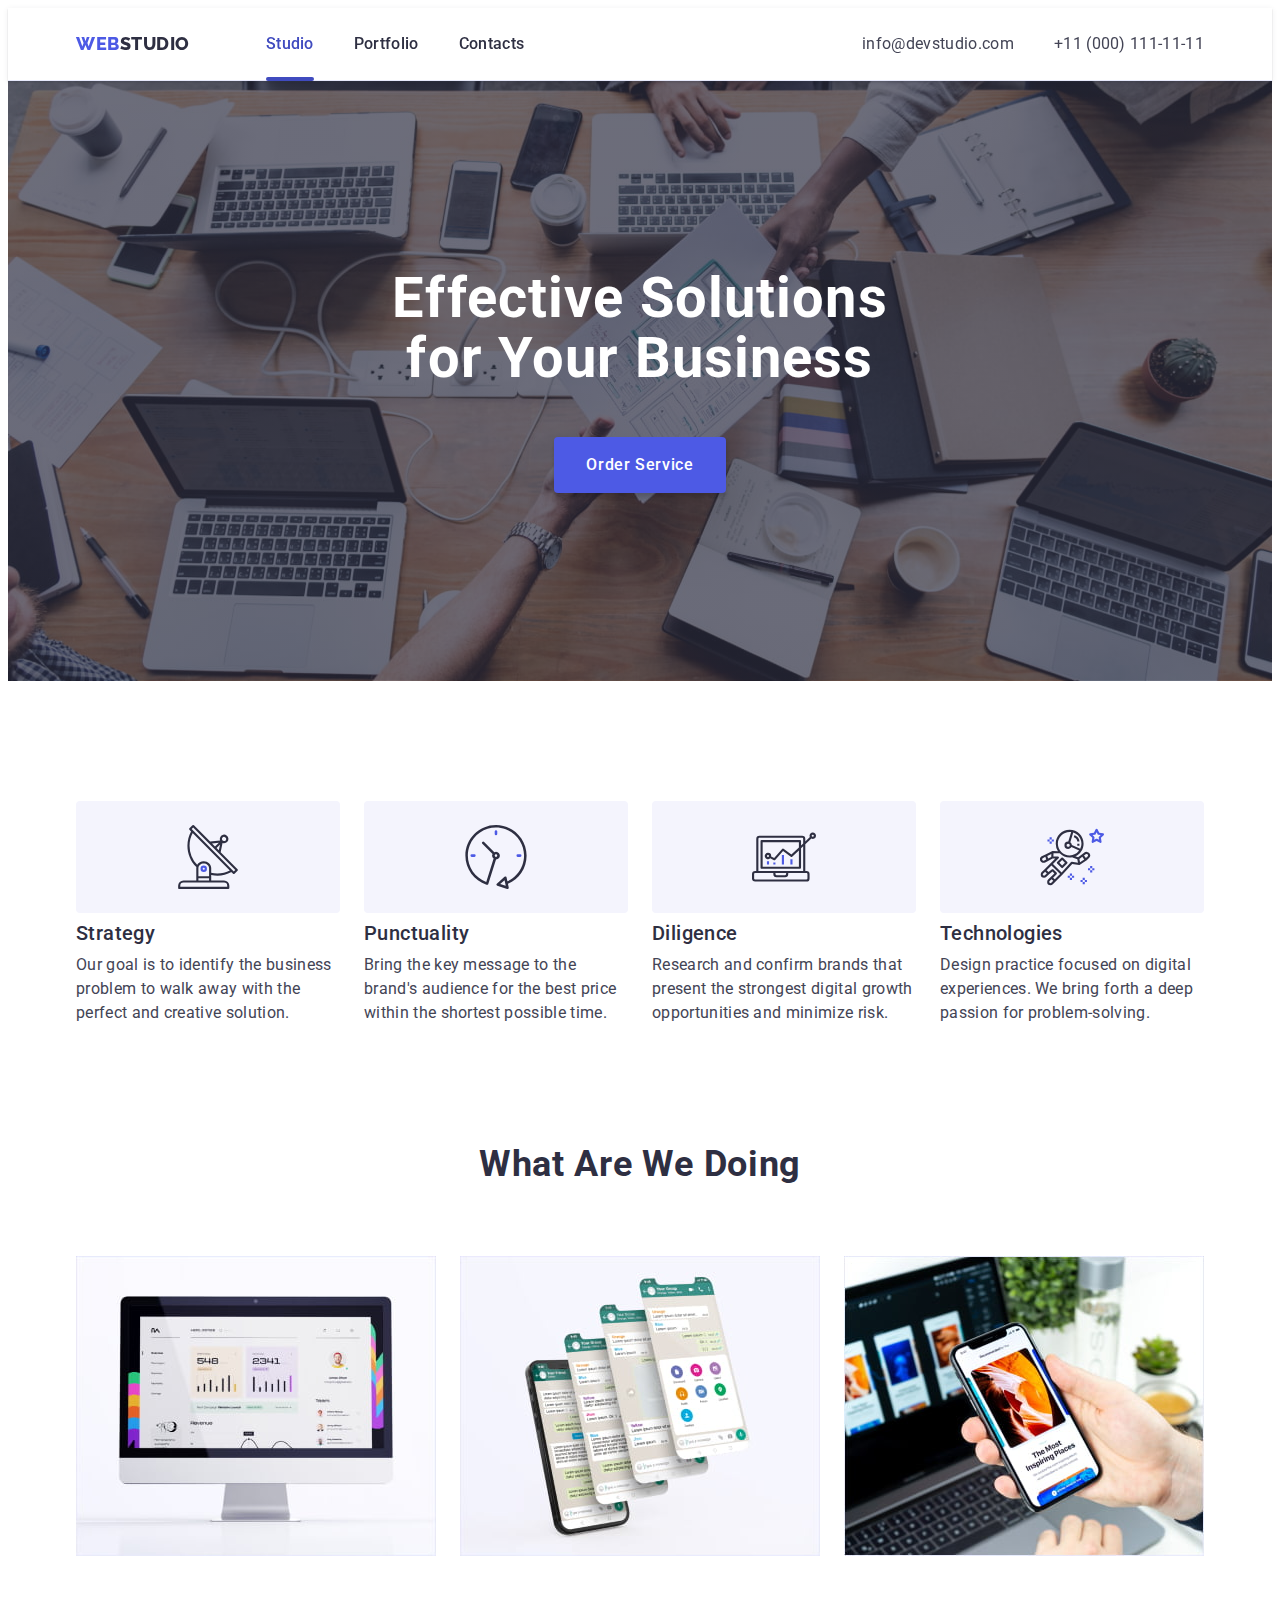
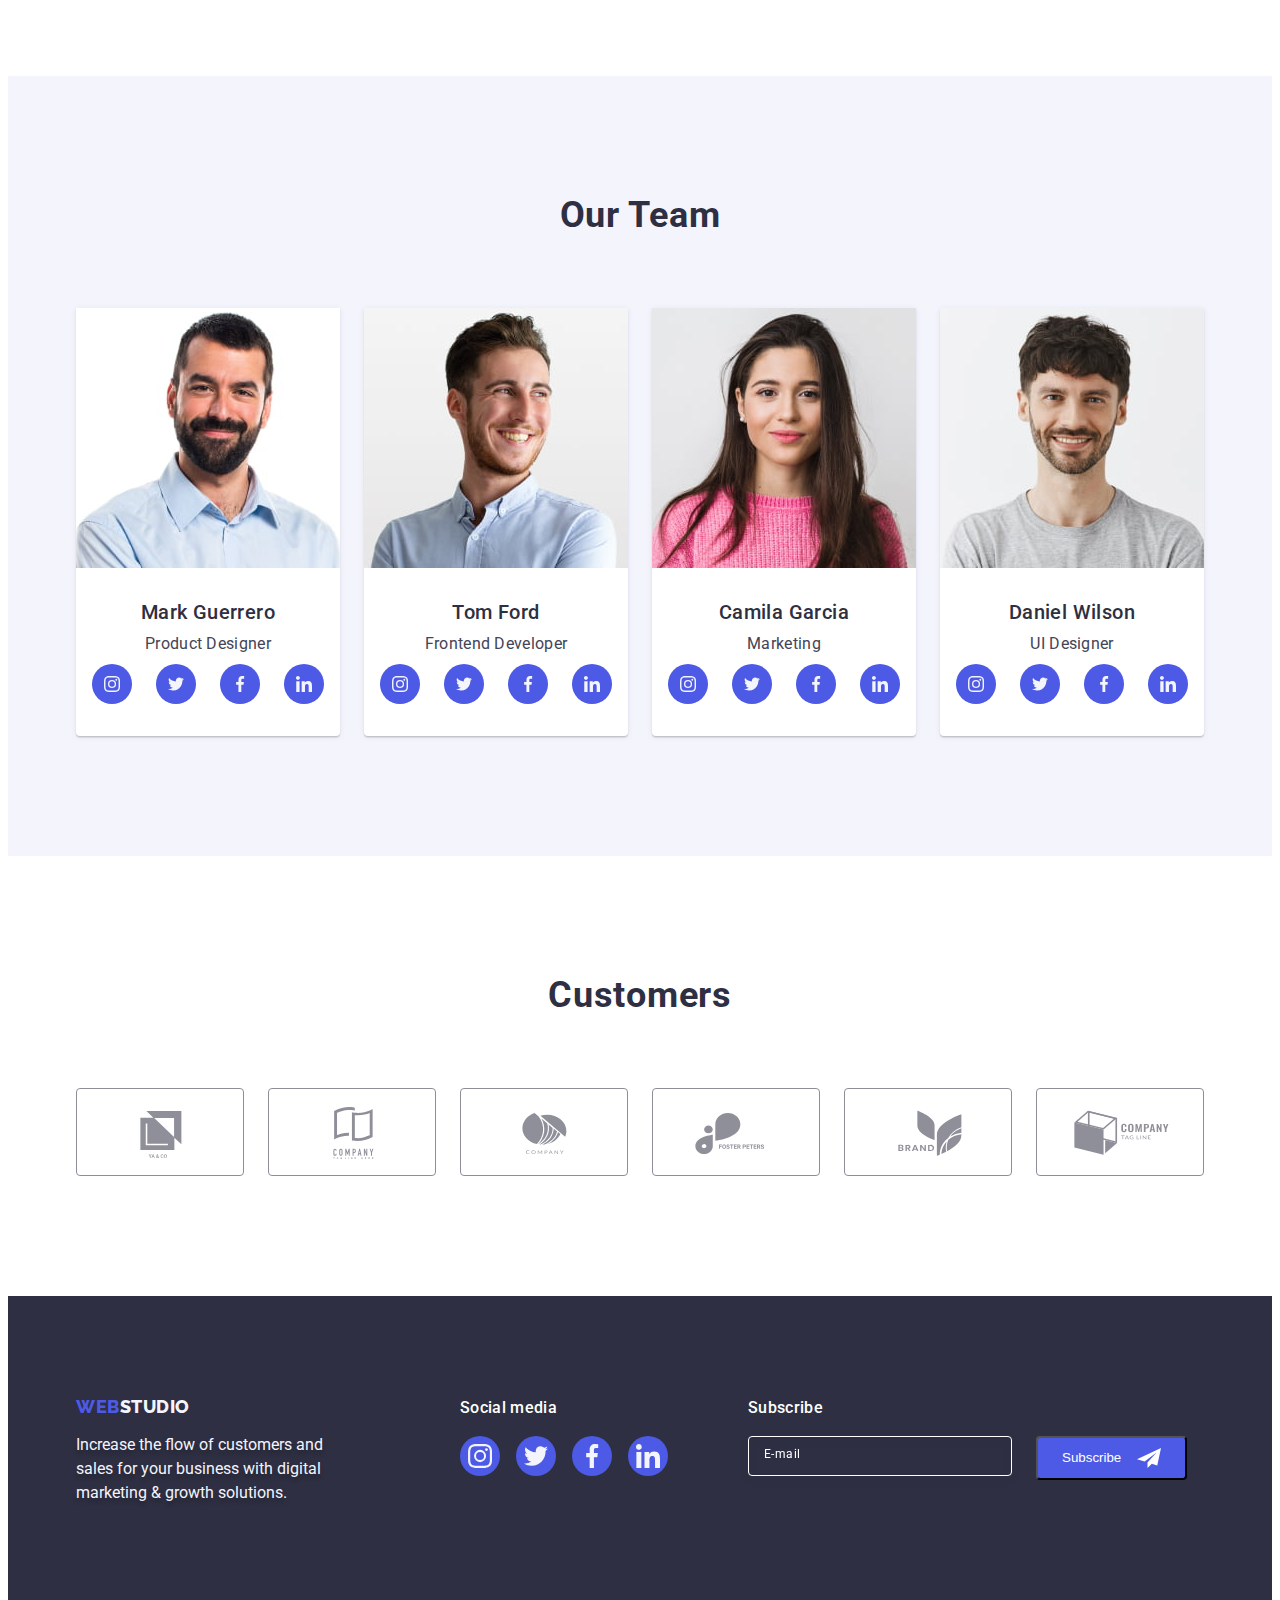
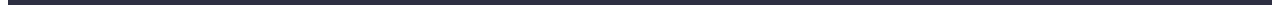
<file: index.html>
<!DOCTYPE html>
<html lang="en">
  <head>
    <meta charset="UTF-8" />
    <meta http-equiv="X-UA-Compatible" content="IE=edge" />
    <meta name="viewport" content="width=device-width, initial-scale=1.0" />
    <title>Document</title>
    <!-- font styles -->
    <link rel="preconnect" href="https://fonts.googleapis.com" />
    <link rel="preconnect" href="https://fonts.gstatic.com" crossorigin />
    <link
      href="https://fonts.googleapis.com/css2?family=Raleway:wght@800&family=Roboto:wght@400;500;700&display=swap"
      rel="stylesheet"
    />
    <!-- Style Normalization -->
    <link
      rel="stylesheet"
      href="https://cdnjs.cloudflare.com/ajax/libs/modern-normalize/1.1.0/modern-normalize.min.css"
      integrity="sha512-wpPYUAdjBVSE4KJnH1VR1HeZfpl1ub8YT/NKx4PuQ5NmX2tKuGu6U/JRp5y+Y8XG2tV+wKQpNHVUX03MfMFn9Q=="
      crossorigin="anonymous"
      referrerpolicy="no-referrer"
    />
    <!-- custom styles -->
    <link rel="stylesheet" href="./css/styles.css" />
  </head>
  <body>
    <!-- HEADER -->
    <header class="header-section">
      <div class="container header-container">
        <nav class="navigation">
          <a class="header-logo link" href="./index.html"
            >Web<span class="logo-studio">Studio</span>
          </a>
          <ul class="list header-nav-list">
            <li>
              <a class="link header-nav-link active" href="./index.html"
                >Studio</a
              >
            </li>
            <li>
              <a class="link header-nav-link" href="./portfolio.html"
                >Portfolio</a
              >
            </li>
            <li>
              <a class="link header-nav-link" href="">Contacts</a>
            </li>
          </ul>
        </nav>
        <address class="contacts">
          <ul class="list contacts-list">
            <li>
              <a class="link contacts-item" href="mailto:info@devstudio.com"
                >info@devstudio.com</a
              >
            </li>
            <li>
              <a class="link contacts-item" href="tel:+110001111111"
                >+11 (000) 111-11-11</a
              >
            </li>
          </ul>
        </address>
      </div>
    </header>
    <main>
      <!-- HERO -->
      <section class="hero-section section">
        <div class="container">
          <h1 class="hero-slogan">Effective Solutions for Your Business</h1>
          <button class="srvc-btn" type="button" data-modal-open>
            Order Service
          </button>
        </div>
      </section>
      <!-- VALUES -->
      <section class="section values-section">
        <div class="container">
          <h2 class="values-header">Values</h2>
          <!-- h2 is hidden -->
          <ul class="values-list list">
            <li class="values-item icon-antena">
              <div class="values-icon-container">
                <svg class="values-icon" width="64" height="64">
                  <use href="./images/icons.svg#antenna"></use>
                </svg>
              </div>
              <h3 class="values-heading">Strategy</h3>
              <p class="values-content">
                Our goal is to identify the business problem to walk away with
                the perfect and creative solution.
              </p>
            </li>
            <li class="values-item icon-clock">
              <div class="values-icon-container">
                <svg class="values-icon" width="64" height="64">
                  <use href="./images/icons.svg#clock"></use>
                </svg>
              </div>
              <h3 class="values-heading">Punctuality</h3>
              <p class="values-content">
                Bring the key message to the brand's audience for the best price
                within the shortest possible time.
              </p>
            </li>
            <li class="values-item icon-diagram">
              <div class="values-icon-container">
                <svg class="values-icon" width="64" height="64">
                  <use href="./images/icons.svg#diagram"></use>
                </svg>
              </div>
              <h3 class="values-heading">Diligence</h3>
              <p class="values-content">
                Research and confirm brands that present the strongest digital
                growth opportunities and minimize risk.
              </p>
            </li>
            <li class="values-item icon-astronaut">
              <div class="values-icon-container">
                <svg class="values-icon" width="64" height="64">
                  <use href="./images/icons.svg#astronaut"></use>
                </svg>
              </div>
              <h3 class="values-heading">Technologies</h3>
              <p class="values-content">
                Design practice focused on digital experiences. We bring forth a
                deep passion for problem-solving.
              </p>
            </li>
          </ul>
        </div>
      </section>
      <!-- SERVICES -->
      <section class="section service-section">
        <div class="container">
          <h2 class="section-title">What are we doing</h2>
          <ul class="service-list list card-set">
            <li class="card-set-item">
              <img
                src="./images/rectangle71-2.jpg"
                alt="PC screen"
                width="360"
                height="300"
              />
            </li>
            <li class="card-set-item">
              <img
                src="./images/rectangle71-1.jpg"
                alt="Smartphone screens"
                width="360"
                height="300"
              />
            </li>
            <li class="card-set-item">
              <img
                src="./images/rectangle71.jpg"
                alt="Smartphone and laptop"
                width="360"
                height="300"
              />
            </li>
          </ul>
        </div>
      </section>
      <!-- TEAM -->
      <section class="team-section section">
        <div class="container">
          <h2 class="section-title">Our Team</h2>
          <ul class="team-list list card-set">
            <li class="team-list-item card-set-item">
              <img
                src="./images/marc.jpg"
                alt="Mark Guerrero"
                width="264"
                height="260"
              />
              <div class="team-card-descr">
                <h3 class="team-name">Mark Guerrero</h3>
                <p class="team-descr">Product Designer</p>
                <ul class="socials list">
                  <li class="socials-item">
                    <a
                      class="socials-link link"
                      href=""
                      target="_blank"
                      rel="noopener no-referrer"
                      aria-label="instagram icon"
                    >
                      <svg class="socials-icon" width="16" height="16">
                        <use href="./images/icons.svg#instagram"></use>
                      </svg>
                    </a>
                  </li>
                  <li class="socials-item">
                    <a
                      class="socials-link link"
                      href=""
                      target="_blank"
                      rel="noopener no-referrer"
                      aria-label="twitter icon"
                    >
                      <svg class="socials-icon" width="16" height="16">
                        <use href="./images/icons.svg#twitter"></use>
                      </svg>
                    </a>
                  </li>
                  <li class="socials-item">
                    <a
                      class="socials-link link"
                      href=""
                      target="_blank"
                      rel="noopener no-referrer"
                      aria-label="facebook icon"
                    >
                      <svg class="socials-icon" width="16" height="16">
                        <use href="./images/icons.svg#facebook"></use>
                      </svg>
                    </a>
                  </li>
                  <li class="socials-item">
                    <a
                      class="socials-link link"
                      href=""
                      target="_blank"
                      rel="noopener no-referrer"
                      aria-label="linkedin icon"
                    >
                      <svg class="socials-icon" width="16" height="16">
                        <use href="./images/icons.svg#linkedin"></use>
                      </svg>
                    </a>
                  </li>
                </ul>
              </div>
            </li>
            <li class="team-list-item card-set-item">
              <img
                src="./images/tom.jpg"
                alt="Tom Ford"
                width="264"
                height="260"
              />
              <div class="team-card-descr">
                <h3 class="team-name">Tom Ford</h3>
                <p class="team-descr">Frontend Developer</p>
                <ul class="socials list">
                  <li class="socials-item">
                    <a
                      class="socials-link link"
                      href=""
                      target="_blank"
                      rel="noopener no-referrer"
                      aria-label="instagram icon"
                    >
                      <svg class="socials-icon" width="16" height="16">
                        <use href="./images/icons.svg#instagram"></use>
                      </svg>
                    </a>
                  </li>
                  <li class="socials-item">
                    <a
                      class="socials-link link"
                      href=""
                      target="_blank"
                      rel="noopener no-referrer"
                      aria-label="twitter icon"
                    >
                      <svg class="socials-icon" width="16" height="16">
                        <use href="./images/icons.svg#twitter"></use>
                      </svg>
                    </a>
                  </li>
                  <li class="socials-item">
                    <a
                      class="socials-link link"
                      href=""
                      target="_blank"
                      rel="noopener no-referrer"
                      aria-label="facebook icon"
                    >
                      <svg class="socials-icon" width="16" height="16">
                        <use href="./images/icons.svg#facebook"></use>
                      </svg>
                    </a>
                  </li>
                  <li class="socials-item">
                    <a
                      class="socials-link link"
                      href=""
                      target="_blank"
                      rel="noopener no-referrer"
                      aria-label="linkedin icon"
                    >
                      <svg class="socials-icon" width="16" height="16">
                        <use href="./images/icons.svg#linkedin"></use>
                      </svg>
                    </a>
                  </li>
                </ul>
              </div>
            </li>
            <li class="team-list-item card-set-item">
              <img
                src="./images/camila.jpg"
                alt="Camila Garcia"
                width="264"
                height="260"
              />
              <div class="team-card-descr">
                <h3 class="team-name">Camila Garcia</h3>
                <p class="team-descr">Marketing</p>
                <ul class="socials list">
                  <li class="socials-item">
                    <a
                      class="socials-link link"
                      href=""
                      target="_blank"
                      rel="noopener no-referrer"
                      aria-label="instagram icon"
                    >
                      <svg class="socials-icon" width="16" height="16">
                        <use href="./images/icons.svg#instagram"></use>
                      </svg>
                    </a>
                  </li>
                  <li class="socials-item">
                    <a
                      class="socials-link link"
                      href=""
                      target="_blank"
                      rel="noopener no-referrer"
                      aria-label="twitter icon"
                    >
                      <svg class="socials-icon" width="16" height="16">
                        <use href="./images/icons.svg#twitter"></use>
                      </svg>
                    </a>
                  </li>
                  <li class="socials-item">
                    <a
                      class="socials-link link"
                      href=""
                      target="_blank"
                      rel="noopener no-referrer"
                      aria-label="facebook icon"
                    >
                      <svg class="socials-icon" width="16" height="16">
                        <use href="./images/icons.svg#facebook"></use>
                      </svg>
                    </a>
                  </li>
                  <li class="socials-item">
                    <a
                      class="socials-link link"
                      href=""
                      target="_blank"
                      rel="noopener no-referrer"
                      aria-label="linkedin icon"
                    >
                      <svg class="socials-icon" width="16" height="16">
                        <use href="./images/icons.svg#linkedin"></use>
                      </svg>
                    </a>
                  </li>
                </ul>
              </div>
            </li>
            <li class="team-list-item card-set-item">
              <img
                src="./images/daniel.jpg"
                alt="Daniel Wilson"
                width="264"
                height="260"
              />
              <div class="team-card-descr">
                <h3 class="team-name">Daniel Wilson</h3>
                <p class="team-descr">UI Designer</p>
                <ul class="socials list">
                  <li class="socials-item">
                    <a
                      class="socials-link link"
                      href=""
                      target="_blank"
                      rel="noopener no-referrer"
                      aria-label="instagram icon"
                    >
                      <svg class="socials-icon" width="16" height="16">
                        <use href="./images/icons.svg#instagram"></use>
                      </svg>
                    </a>
                  </li>
                  <li class="socials-item">
                    <a
                      class="socials-link link"
                      href=""
                      target="_blank"
                      rel="noopener no-referrer"
                      aria-label="twitter icon"
                    >
                      <svg class="socials-icon" width="16" height="16">
                        <use href="./images/icons.svg#twitter"></use>
                      </svg>
                    </a>
                  </li>
                  <li class="socials-item">
                    <a
                      class="socials-link link"
                      href=""
                      target="_blank"
                      rel="noopener no-referrer"
                      aria-label="facebook icon"
                    >
                      <svg class="socials-icon" width="16" height="16">
                        <use href="./images/icons.svg#facebook"></use>
                      </svg>
                    </a>
                  </li>
                  <li class="socials-item">
                    <a
                      class="socials-link link"
                      href=""
                      target="_blank"
                      rel="noopener no-referrer"
                      aria-label="linkedin icon"
                    >
                      <svg class="socials-icon" width="16" height="16">
                        <use href="./images/icons.svg#linkedin"></use>
                      </svg>
                    </a>
                  </li>
                </ul>
              </div>
            </li>
          </ul>
        </div>
      </section>
      <!-- CUSTOMERS -->
      <section class="customers-section section">
        <div class="container">
          <h2 class="section-title">Customers</h2>
          <ul class="customers-list list">
            <li class="customers-item">
              <a
                class="customers-link link"
                href=""
                target="_blank"
                rel="noopener no-referrer"
                aria-label="company logo"
              >
                <svg class="customers-icon" width="104" height="56">
                  <use href="./images/icons.svg#client-1"></use>
                </svg>
              </a>
            </li>
            <li class="customers-item">
              <a
                class="customers-link link"
                href=""
                target="_blank"
                rel="noopener no-referrer"
                aria-label="company logo"
              >
                <svg class="customers-icon" width="104" height="56">
                  <use href="./images/icons.svg#client-2"></use>
                </svg>
              </a>
            </li>
            <li class="customers-item">
              <a
                class="customers-link link"
                href=""
                target="_blank"
                rel="noopener no-referrer"
                aria-label="company logo"
              >
                <svg class="customers-icon" width="104" height="56">
                  <use href="./images/icons.svg#client-3"></use>
                </svg>
              </a>
            </li>
            <li class="customers-item">
              <a
                class="customers-link link"
                href=""
                target="_blank"
                rel="noopener no-referrer"
                aria-label="company logo"
              >
                <svg class="customers-icon" width="104" height="56">
                  <use href="./images/icons.svg#client-4"></use>
                </svg>
              </a>
            </li>
            <li class="customers-item">
              <a
                class="customers-link link"
                href=""
                target="_blank"
                rel="noopener no-referrer"
                aria-label="company logo"
              >
                <svg class="customers-icon" width="104" height="56">
                  <use href="./images/icons.svg#client-5"></use>
                </svg>
              </a>
            </li>
            <li class="customers-item">
              <a
                class="customers-link link"
                href=""
                target="_blank"
                rel="noopener no-referrer"
                aria-label="company logo"
              >
                <svg class="customers-icon" width="104" height="56">
                  <use href="./images/icons.svg#client-6"></use>
                </svg>
              </a>
            </li>
          </ul>
        </div>
      </section>
    </main>
    <!-- FOOTER -->
    <footer class="footer">
      <div class="container footer-container">
        <div class="footer-logo-container">
          <a class="footer-logo link" href="./index.html"
            >Web<span class="footer-studio">Studio</span></a
          >
          <p class="footer-descr">
            Increase the flow of customers and sales for your business with
            digital marketing & growth solutions.
          </p>
        </div>
        <div class="footer-social-container">
          <p class="footer-element-heading">Social media</p>
          <ul class="footer-socials-list list">
            <li class="footer-socials-item">
              <a
                class="footer-socials-link link"
                href=""
                target="_blank"
                rel="noopener no-referrer"
                aria-label="instagram icon"
              >
                <svg class="footer-socials-icon" width="24" height="24">
                  <use href="./images/icons.svg#instagram"></use>
                </svg>
              </a>
            </li>
            <li class="footer-socials-item">
              <a
                class="footer-socials-link link"
                href=""
                target="_blank"
                rel="noopener no-referrer"
                aria-label="twitter icon"
              >
                <svg class="footer-socials-icon" width="24" height="24">
                  <use href="./images/icons.svg#twitter"></use>
                </svg>
              </a>
            </li>
            <li class="footer-socials-item">
              <a
                class="footer-socials-link link"
                href=""
                target="_blank"
                rel="noopener no-referrer"
                aria-label="facebook icon"
              >
                <svg class="footer-socials-icon" width="24" height="24">
                  <use href="./images/icons.svg#facebook"></use>
                </svg>
              </a>
            </li>
            <li class="footer-socials-item">
              <a
                class="footer-socials-link link"
                href=""
                target="_blank"
                rel="noopener no-referrer"
                aria-label="linkedin icon"
              >
                <svg class="footer-socials-icon" width="24" height="24">
                  <use href="./images/icons.svg#linkedin"></use>
                </svg>
              </a>
            </li>
          </ul>
        </div>
        <form class="footer-form">
          <div class="footer-form-container">
            <p class="footer-element-heading">Subscribe</p>
            <div class="footer-input-container">
              <input type="email" class="footer-input" />
              <span class="footer-input-tag">E-mail</span>
              <button class="subscribe-btn">
                <span class="subscribe-btn-text">Subscribe</span
                ><svg class="subscribe-btn-icon" width="24" height="24">
                  <use href="./images/icons.svg#subscribe-icon"></use>
                </svg>
              </button>
            </div>
          </div>
        </form>
      </div>
    </footer>
    <!-- MODAL Window -->
    <div class="backdrop is-hidden" data-modal>
      <div class="modal">
        <button type="button" class="modal-close-btn" data-modal-close>
          <svg class="modal-close-icon" width="8" height="8">
            <use href="./images/icons.svg#close-icon"></use>
          </svg>
        </button>
        <strong class="modal-heading"
          >Leave your contacts and we will call you back</strong
        >
        <form class="modal-form form" name="modal_form" autocomplete="on">
          <label class="modal-label" for="modal_name">Name</label>
          <div class="form-wrapper">
            <input
              class="modal-input"
              type="text"
              name="modal_name"
              id="modal_name"
              required
            />
            <svg class="form-icon" width="18" height="24">
              <use href="./images/icons.svg#name"></use>
            </svg>
          </div>
          <label class="modal-label" for="modal_tel">Phone</label>
          <div class="form-wrapper">
            <input
              class="modal-input"
              type="tel"
              name="modal_tel"
              id="modal_tel"
            />
            <svg class="form-icon" width="18" height="24">
              <use href="./images/icons.svg#phone"></use>
            </svg>
          </div>
          <label class="modal-label" for="modal_email">Email</label>
          <div class="form-wrapper">
            <input
              class="modal-input"
              type="email"
              name="modal_email"
              id="modal_email"
              required
            />
            <svg class="form-icon" width="18" height="24">
              <use href="./images/icons.svg#email"></use>
            </svg>
          </div>
          <label class="modal-label" for="modal_comment">Comment</label>
          <textarea
            class="modal-input-comment"
            id="modal_comment"
            rows="6"
            placeholder="Text input"
          ></textarea>
          <label class="modal-checkbox-label">
            <input
              class="modal-input-checkbox"
              type="checkbox"
              name="modal_agreement"
            />
            <span class="modal-label">
              I accept the terms and conditions of the
              <a href="" class="privacy-link">Privacy Policy</a>
            </span>
          </label>
          <button type="submit" class="srvc-btn">Send</button>
        </form>
      </div>
    </div>
    <script src="./js/modal.js"></script>
  </body>
</html>
</file>
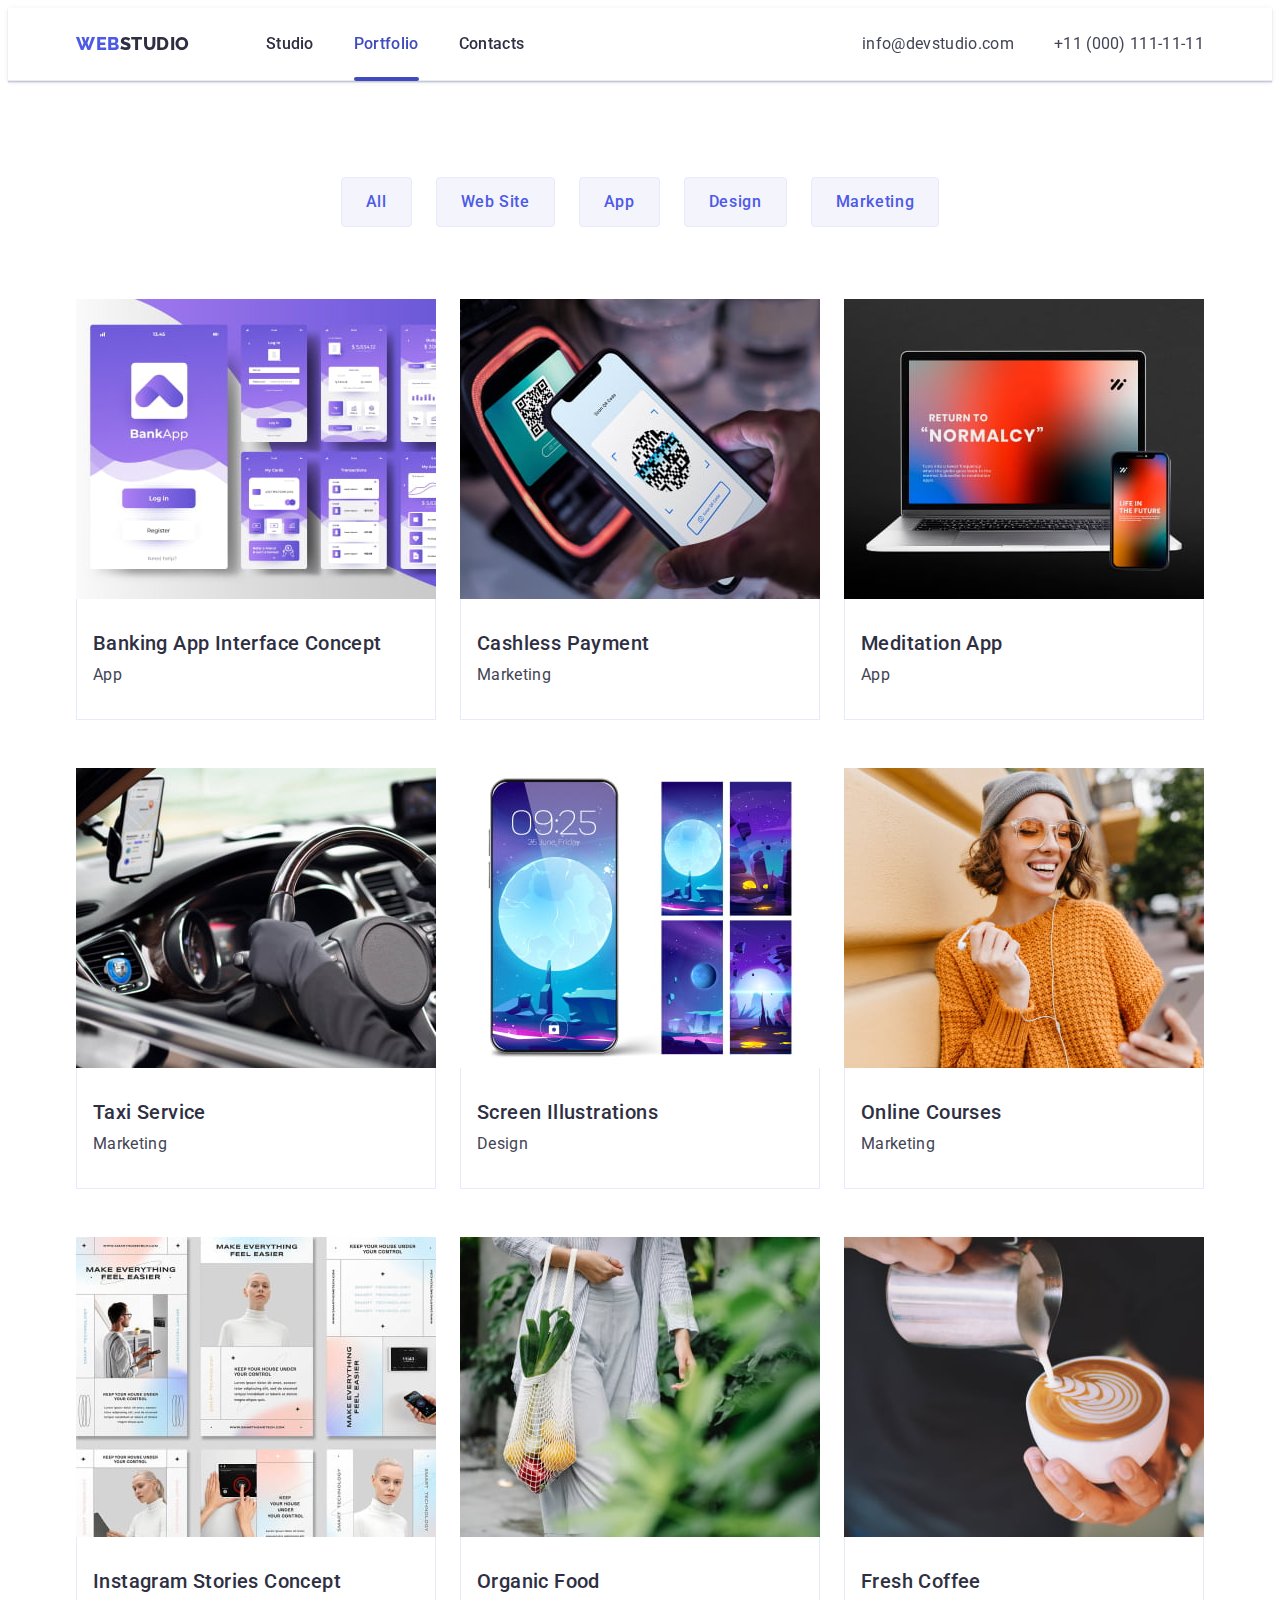
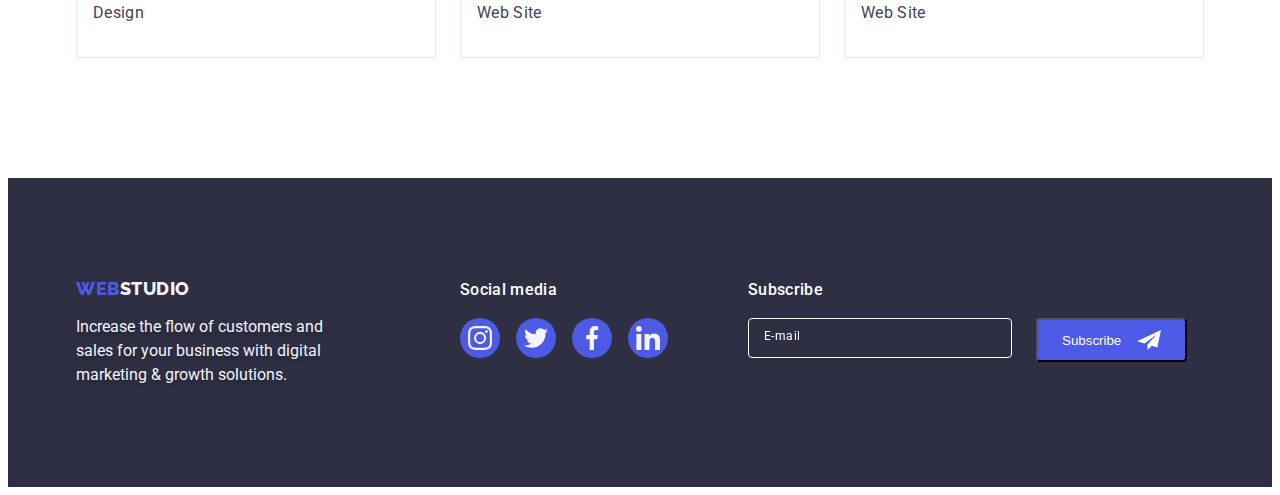
<file: portfolio.html>
<!DOCTYPE html>
<html lang="en">
  <head>
    <meta charset="UTF-8" />
    <meta http-equiv="X-UA-Compatible" content="IE=edge" />
    <meta name="viewport" content="width=device-width, initial-scale=1.0" />
    <title>Document</title>
    <!-- font styles -->
    <link rel="preconnect" href="https://fonts.googleapis.com" />
    <link rel="preconnect" href="https://fonts.gstatic.com" crossorigin />
    <link
      href="https://fonts.googleapis.com/css2?family=Raleway:wght@800&family=Roboto:wght@400;500;700&display=swap"
      rel="stylesheet"
    />
    <!-- Style Normalization -->
    <link
      rel="stylesheet"
      href="https://cdnjs.cloudflare.com/ajax/libs/modern-normalize/1.1.0/modern-normalize.min.css"
      integrity="sha512-wpPYUAdjBVSE4KJnH1VR1HeZfpl1ub8YT/NKx4PuQ5NmX2tKuGu6U/JRp5y+Y8XG2tV+wKQpNHVUX03MfMFn9Q=="
      crossorigin="anonymous"
      referrerpolicy="no-referrer"
    />
    <!-- custom styles -->
    <link rel="stylesheet" href="./css/styles.css" />
  </head>
  <body>
    <!-- HEADER -->
    <header class="header-section">
      <div class="container header-container">
        <nav class="navigation">
          <a class="header-logo link" href="./index.html"
            >Web<span class="logo-studio">Studio</span>
          </a>
          <ul class="list header-nav-list">
            <li>
              <a class="link header-nav-link" href="./index.html">Studio</a>
            </li>
            <li>
              <a class="link header-nav-link active" href="./portfolio.html"
                >Portfolio</a
              >
            </li>
            <li>
              <a class="link header-nav-link" href="">Contacts</a>
            </li>
          </ul>
        </nav>
        <address class="contacts">
          <ul class="list contacts-list">
            <li>
              <a class="link contacts-item" href="mailto:info@devstudio.com"
                >info@devstudio.com</a
              >
            </li>
            <li>
              <a class="link contacts-item" href="tel:+110001111111"
                >+11 (000) 111-11-11</a
              >
            </li>
          </ul>
        </address>
      </div>
    </header>
    <main>
      <section class="portfolio">
        <div class="container">
          <!-- FILTERS -->
          <h1 hidden>Portfolio</h1>
          <ul class="filter-list list">
            <li><button class="btn" type="button">All</button></li>
            <li><button class="btn" type="button">Web Site</button></li>
            <li><button class="btn" type="button">App</button></li>
            <li><button class="btn" type="button">Design</button></li>
            <li><button class="btn" type="button">Marketing</button></li>
          </ul>
          <!-- PRODUCTS -->
          <ul class="products-list list card-set">
            <li class="products-item card-set-item">
              <a class="link products-link" href="">
                <div class="products-thumb">
                  <img
                    src="./images/img-app.jpg"
                    alt="App interface"
                    width="360"
                    height="300"
                  />
                  <p class="products-overlay-text products-overlay">
                    14 Stylish and User-Friendly App Design Concepts · Task
                    Manager App · Calorie Tracker App · Exotic Fruit Ecommerce
                    App · Cloud Storage App
                  </p>
                </div>
                <div class="products-item-descr">
                  <h2 class="products-name">Banking App Interface Concept</h2>
                  <p class="products-descr">App</p>
                </div>
              </a>
            </li>
            <li class="products-item card-set-item">
              <a class="link products-link" href="">
                <div class="products-thumb">
                  <img
                    src="./images/img-QR.jpg"
                    alt="Phone with QR code"
                    width="360"
                    height="300"
                  />
                  <p class="products-overlay-text products-overlay">
                    14 Stylish and User-Friendly App Design Concepts · Task
                    Manager App · Calorie Tracker App · Exotic Fruit Ecommerce
                    App · Cloud Storage App
                  </p>
                </div>
                <div class="products-item-descr">
                  <h2 class="products-name">Cashless Payment</h2>
                  <p class="products-descr">Marketing</p>
                </div>
              </a>
            </li>
            <li class="products-item card-set-item">
              <a class="link products-link" href="">
                <div class="products-thumb">
                  <img
                    src="./images/img-laptop.jpg"
                    alt="Laptop&Smartphone"
                    width="360"
                    height="300"
                  />
                  <p class="products-overlay-text products-overlay">
                    14 Stylish and User-Friendly App Design Concepts · Task
                    Manager App · Calorie Tracker App · Exotic Fruit Ecommerce
                    App · Cloud Storage App
                  </p>
                </div>
                <div class="products-item-descr">
                  <h2 class="products-name">Meditation App</h2>
                  <p class="products-descr">App</p>
                </div>
              </a>
            </li>
            <li class="products-item card-set-item">
              <a class="link products-link" href="">
                <div class="products-thumb">
                  <img
                    src="./images/img-car.jpg"
                    alt="Car interior"
                    width="360"
                    height="300"
                  />
                  <p class="products-overlay-text products-overlay">
                    14 Stylish and User-Friendly App Design Concepts · Task
                    Manager App · Calorie Tracker App · Exotic Fruit Ecommerce
                    App · Cloud Storage App
                  </p>
                </div>
                <div class="products-item-descr">
                  <h2 class="products-name">Taxi Service</h2>
                  <p class="products-descr">Marketing</p>
                </div>
              </a>
            </li>
            <li class="products-item card-set-item">
              <a class="link products-link" href="">
                <div class="products-thumb">
                  <img
                    src="./images/img-wallpapers.jpg"
                    alt="Phone wallpapers"
                    width="360"
                    height="300"
                  />
                  <p class="products-overlay-text products-overlay">
                    14 Stylish and User-Friendly App Design Concepts · Task
                    Manager App · Calorie Tracker App · Exotic Fruit Ecommerce
                    App · Cloud Storage App
                  </p>
                </div>
                <div class="products-item-descr">
                  <h2 class="products-name">Screen Illustrations</h2>
                  <p class="products-descr">Design</p>
                </div>
              </a>
            </li>
            <li class="products-item card-set-item">
              <a class="link products-link" href="">
                <div class="products-thumb">
                  <img
                    src="./images/img-girl-headphones.jpg"
                    alt="Girl with headphones"
                    width="360"
                    height="300"
                  />
                  <p class="products-overlay-text products-overlay">
                    14 Stylish and User-Friendly App Design Concepts · Task
                    Manager App · Calorie Tracker App · Exotic Fruit Ecommerce
                    App · Cloud Storage App
                  </p>
                </div>
                <div class="products-item-descr">
                  <h2 class="products-name">Online Courses</h2>
                  <p class="products-descr">Marketing</p>
                </div>
              </a>
            </li>
            <li class="products-item card-set-item">
              <a class="link products-link" href="">
                <div class="products-thumb">
                  <img
                    src="./images/img-instagram.jpg"
                    alt="Instagram stories"
                    width="360"
                    height="300"
                  />
                  <p class="products-overlay-text products-overlay">
                    14 Stylish and User-Friendly App Design Concepts · Task
                    Manager App · Calorie Tracker App · Exotic Fruit Ecommerce
                    App · Cloud Storage App
                  </p>
                </div>
                <div class="products-item-descr">
                  <h2 class="products-name">Instagram Stories Concept</h2>
                  <p class="products-descr">Design</p>
                </div>
              </a>
            </li>
            <li class="products-item card-set-item">
              <a class="link products-link" href="">
                <div class="products-thumb">
                  <img
                    src="./images/img-groceries.jpg"
                    alt="A woman with groceries"
                    width="360"
                    height="300"
                  />
                  <p class="products-overlay-text products-overlay">
                    14 Stylish and User-Friendly App Design Concepts · Task
                    Manager App · Calorie Tracker App · Exotic Fruit Ecommerce
                    App · Cloud Storage App
                  </p>
                </div>
                <div class="products-item-descr">
                  <h2 class="products-name">Organic Food</h2>
                  <p class="products-descr">Web Site</p>
                </div>
              </a>
            </li>
            <li class="products-item card-set-item">
              <a class="link products-link" href="">
                <div class="products-thumb">
                  <img
                    src="./images/img-coffee.jpg"
                    alt="A man pouring coffee"
                    width="360"
                    height="300"
                  />
                  <p class="products-overlay-text products-overlay">
                    14 Stylish and User-Friendly App Design Concepts · Task
                    Manager App · Calorie Tracker App · Exotic Fruit Ecommerce
                    App · Cloud Storage App
                  </p>
                </div>
                <div class="products-item-descr">
                  <h2 class="products-name">Fresh Coffee</h2>
                  <p class="products-descr">Web Site</p>
                </div>
              </a>
            </li>
          </ul>
        </div>
      </section>
    </main>
    <!-- FOOTER -->
    <footer class="footer">
      <div class="container footer-container">
        <div class="footer-logo-container">
          <a class="footer-logo link" href="./index.html"
            >Web<span class="footer-studio">Studio</span></a
          >
          <p class="footer-descr">
            Increase the flow of customers and sales for your business with
            digital marketing & growth solutions.
          </p>
        </div>
        <div class="footer-social-container">
          <p class="footer-element-heading">Social media</p>
          <ul class="footer-socials-list list">
            <li class="footer-socials-item">
              <a
                class="footer-socials-link link"
                href=""
                target="_blank"
                rel="noopener no-referrer"
                aria-label="instagram icon"
              >
                <svg class="footer-socials-icon" width="24" height="24">
                  <use href="./images/icons.svg#instagram"></use>
                </svg>
              </a>
            </li>
            <li class="footer-socials-item">
              <a
                class="footer-socials-link link"
                href=""
                target="_blank"
                rel="noopener no-referrer"
                aria-label="twitter icon"
              >
                <svg class="footer-socials-icon" width="24" height="24">
                  <use href="./images/icons.svg#twitter"></use>
                </svg>
              </a>
            </li>
            <li class="footer-socials-item">
              <a
                class="footer-socials-link link"
                href=""
                target="_blank"
                rel="noopener no-referrer"
                aria-label="facebook icon"
              >
                <svg class="footer-socials-icon" width="24" height="24">
                  <use href="./images/icons.svg#facebook"></use>
                </svg>
              </a>
            </li>
            <li class="footer-socials-item">
              <a
                class="footer-socials-link link"
                href=""
                target="_blank"
                rel="noopener no-referrer"
                aria-label="linkedin icon"
              >
                <svg class="footer-socials-icon" width="24" height="24">
                  <use href="./images/icons.svg#linkedin"></use>
                </svg>
              </a>
            </li>
          </ul>
        </div>
        <form class="footer-form">
          <div class="footer-form-container">
            <p class="footer-element-heading">Subscribe</p>
            <div class="footer-input-container">
              <input type="email" class="footer-input" />
              <span class="footer-input-tag">E-mail</span>
              <button class="subscribe-btn">
                <span class="subscribe-btn-text">Subscribe</span
                ><svg class="subscribe-btn-icon" width="24" height="24">
                  <use href="./images/icons.svg#subscribe-icon"></use>
                </svg>
              </button>
            </div>
          </div>
        </form>
      </div>
    </footer>
  </body>
</html>
</file>
<file: css/styles.css>
*,
*::before,
*::after {
  box-sizing: border-box;
}

:root {
  --primary-font: "Roboto", sans-serif;
  --secondary-font: "Raleway", sans-serif;
  --primary-text-color: #2e2f42;
  --link-color: #4d5ae5;
  --secondary-text-color: #434455;
  --footer-text-color: #f4f4fd;
  --active-color: #404bbf;
  --borders-color: #e7e9fc;
  --active-btn-text: #ffffff;
  --customers-color: #8e8f99;
  --footer-socials-hover-color: #31d0aa;
  --modal-background-color: #fcfcfc;
  --indent: 24px;
  --items: 4;
  --transition-time: 250ms cubic-bezier(0.4, 0, 0.2, 1);
}

body {
  font-family: "Roboto", sans-serif;
  text-decoration: none;
  color: var(--secondary-text-color);
  background-color: var(--active-btn-text);
}
/* General classes */
.btn {
  font-family: inherit;
}
.section-title {
  color: var(--primary-text-color);
  font-weight: 700;
  font-size: 36px;
  line-height: 1.1;
  text-align: center;
  letter-spacing: 0.02em;
  text-transform: capitalize;
  white-space: nowrap;
  margin-bottom: 72px;
}
.section {
  padding: 120px 0 120px;
}
.link {
  text-decoration: none;
}
.values-header {
  display: none;
}
.list {
  list-style: none;
  padding: 0;
  margin: 0;
}
h1,
h2,
h3,
h4,
p {
  margin: 0;
  padding: 0;
}
img {
  display: block;
}
.container {
  width: 1158px;
  margin: 0 auto;
  padding: 0 15px;
}
/* CARD SET */
.card-set {
  display: flex;
  flex-wrap: wrap;
  gap: var(--indent);
}
.card-set-item {
  flex-basis: calc((100% - var(--indent) * (var(--items) - 1)) / var(--items));
}
/* HEADER */
.header-section {
  border-bottom: 1px solid var(--borders-color);
  box-shadow: 0px 2px 1px rgba(46, 47, 66, 0.08),
    0px 1px 1px rgba(46, 47, 66, 0.16), 0px 1px 6px rgba(46, 47, 66, 0.08);
  position: sticky;
  top: 0;
  background: var(--active-btn-text);
}
.header-container {
  display: flex;
  align-items: center;
}
.navigation {
  display: flex;
  align-items: center;
  margin-right: auto;
}
.header-logo {
  text-transform: uppercase;
  color: var(--link-color);
  font-family: var(--secondary-font);
  font-weight: 800;
  font-size: 18px;
  line-height: 1.17;
  letter-spacing: 0.03em;
  text-decoration: none;
  align-items: center;
  padding: 0px;
  margin-right: 76px;
}
.logo-studio {
  color: var(--primary-text-color);
}
.header-nav-list {
  display: flex;
  align-items: center;
  gap: 40px;
  margin-right: auto;
}
.header-nav-link {
  position: relative;
  font-weight: 500;
  font-size: 16px;
  line-height: 1.5;
  letter-spacing: 0.02em;
  color: var(--primary-text-color);
  padding: 24px 0;
  transition: color var(--transition-time);
}
.active {
  color: var(--active-color);
}
.header-nav-link:hover {
  color: var(--active-color);
}
.header-nav-link:focus {
  color: var(--active-color);
}
.header-nav-link::after {
  display: block;
  position: absolute;
  bottom: -1px;
  left: 0;
  content: "";
  width: 100%;
  height: 4px;
  border-radius: 2px;
}
.header-nav-link.active::after {
  background-color: var(--active-color);
}

.header-nav-link,
.contacts-item {
  display: block;
}
.contacts {
  font-style: normal;
}
.contacts-list {
  display: flex;
  align-items: center;
  gap: 40px;
}
.contacts-item {
  font-size: 16px;
  line-height: 1.5;
  letter-spacing: 0.02em;
  color: var(--secondary-text-color);
  transition: color var(--transition-time);
}
.contacts-item:hover {
  color: var(--active-color);
}
.contacts-item:focus {
  color: var(--active-color);
}

/* HERO */
.hero-section {
  margin: 0 auto;
  background-color: var(--primary-text-color);
  padding: 188px 0;
  background-image: linear-gradient(
      rgba(46, 47, 66, 0.7),
      rgba(46, 47, 66, 0.7)
    ),
    url(../images/people-office.jpeg);
  background-repeat: no-repeat;
  background-position: center;
  background-size: cover;
  max-width: 1440px;
}
.hero-slogan {
  color: var(--active-btn-text);
  font-weight: 700;
  font-size: 56px;
  line-height: 1.07;
  text-align: center;
  letter-spacing: 0.02em;
  max-width: 496px;
  margin-bottom: 48px;
  margin-right: auto;
  margin-left: auto;
}
.srvc-btn {
  background-color: var(--link-color);
  color: var(--active-btn-text);
  box-shadow: 0px 4px 4px rgba(0, 0, 0, 0.15);
  border-radius: 4px;
  font-family: "Roboto", sans-serif;
  font-weight: 500;
  font-size: 16px;
  line-height: 1.5;
  letter-spacing: 0.04em;
  padding: 16px 32px;
  gap: 10px;
  min-width: 169px;
  height: 56px;
  border: none;
  cursor: pointer;
  display: block;
  margin: 0 auto;
  transition: background-color var(--transition-time);
}
.srvc-btn:hover {
  background-color: var(--active-color);
  box-shadow: 0px 4px 4px rgba(0, 0, 0, 0.15);
  border-radius: 4px;
}
.srvc-btn:focus {
  background-color: var(--active-color);
  box-shadow: 0px 4px 4px rgba(0, 0, 0, 0.15);
  border-radius: 4px;
}

/* VALUES */
.values-list {
  list-style: none;
  display: flex;
  gap: 24px;
  align-items: flex-start;
}
.values-item {
  width: calc((100% - 72px) / 4);
}
.values-icon-container {
  display: flex;
  align-items: center;
  justify-content: center;
  height: 112px;
  background-color: var(--footer-text-color);
  border-radius: 4px;
  margin-bottom: 8px;
}
.values-heading {
  letter-spacing: 0.02em;
  font-weight: 500;
  font-size: 20px;
  line-height: 1.2;
  color: var(--primary-text-color);
  margin-bottom: 8px;
}
.values-content {
  font-size: 16px;
  line-height: 1.5;
  letter-spacing: 0.02em;
  color: var(--secondary-text-color);
}
/* SERVICES */
.service-section {
  padding-top: 0px;
}
.service-list {
  list-style: none;
  display: flex;
  align-items: flex-start;
  padding: 0;
  --items: 3;
  gap: 24px;
}
/* TEAM */
.team-section {
  background-color: var(--footer-text-color);
}
.team-list {
  list-style: none;
  justify-content: center;
  align-items: center;
  padding: 0px;
  gap: 24px;
}
.team-list-item {
  background-color: var(--active-btn-text);
  border-radius: 0px 0px 4px 4px;
  box-shadow: 0px 1px 6px rgba(46, 47, 66, 0.08),
    0px 1px 1px rgba(46, 47, 66, 0.16), 0px 2px 1px rgba(46, 47, 66, 0.08);
}
.team-card-descr {
  padding: 32px 0;
}
.team-name {
  color: var(--primary-text-color);
  font-weight: 500;
  font-size: 20px;
  line-height: 1.2;
  text-align: center;
  letter-spacing: 0.02em;
  margin-bottom: 8px;
}
.team-descr {
  color: var(--secondary-text-color);
  font-size: 16px;
  line-height: 1.5;
  text-align: center;
  letter-spacing: 0.02em;
  margin-bottom: 8px;
}
/* Social Media Icons */
.socials {
  display: flex;
  justify-content: center;
  align-items: center;
  gap: 24px;
}
.socials-link {
  display: flex;
  justify-content: center;
  align-items: center;
  height: 40px;
  width: 40px;
  border-radius: 50%;
  background-color: var(--link-color);
  transition: background-color var(--transition-time);
}
.socials-link:hover,
.socials-link:focus {
  background-color: var(--active-color);
}
.socials-icon {
  fill: var(--footer-text-color);
}
/* CUSTOMERS */
.customers-list {
  display: flex;
  gap: 24px;
  justify-content: center;
}
.customers-item {
  width: calc((100% - 120px) / 6);
  height: 88px;
}
.customers-link {
  color: var(--customers-color);
  display: flex;
  width: 100%;
  height: 100%;
  border: 1px solid var(--customers-color);
  border-radius: 4px;
  align-items: center;
  justify-content: center;
  transition: border-color 250ms cubic-bezier(0.4, 0, 0.2, 1),
    color 250ms cubic-bezier(0.4, 0, 0.2, 1);
}
.customers-link:hover,
.customers-link:focus {
  border-color: var(--active-color);
  color: var(--active-color);
}
.customers-icon {
  fill: currentColor;
}
/* PORTFOLIO */
.portfolio {
  padding: 96px 0 120px;
}
/* FILTERS part */
.filter-list {
  list-style: none;
  padding: 0px;
  gap: 24px;
  display: flex;
  justify-content: center;
  margin-bottom: 72px;
}
.btn {
  color: var(--link-color);
  background-color: var(--footer-text-color);
  font-weight: 500;
  font-size: 16px;
  line-height: 1.5;
  letter-spacing: 0.04em;
  justify-content: center;
  align-items: center;
  padding: 12px 24px;
  border: 1px solid var(--borders-color);
  border-radius: 4px;
  cursor: pointer;
  transition: background-color var(--transition-time),
    color var(--transition-time), border-color var(--transition-time),
    box-shadow var(--transition-time);
}
.btn:hover {
  color: var(--active-btn-text);
  background-color: var(--active-color);
  border: 1px solid transparent;
  box-shadow: 0px 3px 1px rgba(0, 0, 0, 0.1), 0px 2px 1px rgba(0, 0, 0, 0.08),
    0px 2px 2px rgba(0, 0, 0, 0.12);
}
.btn:focus {
  color: var(--active-btn-text);
  background-color: var(--active-color);
  border: 1px solid transparent;
  box-shadow: 0px 3px 1px rgba(0, 0, 0, 0.1), 0px 2px 1px rgba(0, 0, 0, 0.08),
    0px 2px 2px rgba(0, 0, 0, 0.12);
}
.btn:active {
  color: var(--active-btn-text);
  background-color: var(--active-color);
  box-shadow: 0px 3px 1px rgba(0, 0, 0, 0.1), 0px 2px 1px rgba(0, 0, 0, 0.08),
    0px 2px 2px rgba(0, 0, 0, 0.12);
  border-radius: 4px;
}
/* PRODUCTS part */
.products-list {
  list-style: none;
  --items: 9;
  gap: 24px;
  column-gap: var(--indent);
  row-gap: 48px;
}
.products-item {
  box-sizing: border-box;
  width: calc((100% - 48px) / 3);
}
.products-link:hover .products-overlay-text,
.products-link:focus .products-overlay-text {
  transform: translateY(0%);
}

.products-link {
  display: block;
  transition: box-shadow var(--transition-time);
}
.products-link:hover,
.products-link:focus {
  box-shadow: 0px 1px 6px rgba(46, 47, 66, 0.08),
    0px 1px 1px rgba(46, 47, 66, 0.16), 0px 2px 1px rgba(46, 47, 66, 0.08);
}
.products-thumb {
  position: relative;
  overflow: hidden;
}
.products-overlay {
  position: absolute;
  top: 0;
  left: 0;
  background-color: var(--link-color);
  height: 100%;
  width: 100%;
  transform: translateY(100%);
  transition: transform var(--transition-time);
}
.products-overlay-text {
  font-size: 16px;
  letter-spacing: 0.02em;
  color: var(--footer-text-color);
  padding: 40px 32px;
  position: absolute;
  top: 0;
  line-height: 1.5;
}
.products-item-descr {
  padding: 32px 16px;
  border: 1px solid var(--borders-color);
  border-top: none;
}
.products-name {
  justify-content: center;
  font-weight: 500;
  font-size: 20px;
  line-height: 1.2;
  letter-spacing: 0.02em;
  color: var(--primary-text-color);
  margin-bottom: 8px;
}
.products-descr {
  justify-content: center;
  gap: 8px;
  font-size: 16px;
  line-height: 1.5;
  letter-spacing: 0.02em;
  color: var(--secondary-text-color);
}
.products-descr:hover,
.products-descr:focus {
  transform: translateY(0%);
}
/* FOOTER */
.footer {
  background-color: var(--primary-text-color);
  padding: 100px 0;
}
.footer-container {
  display: flex;
  align-items: baseline;
}
.footer-logo-container {
  margin-right: 120px;
}
.footer-logo {
  color: var(--link-color);
  font-family: var(--secondary-font);
  font-weight: 800;
  font-size: 18px;
  line-height: 1.17;
  letter-spacing: 0.03em;
  text-decoration: none;
  text-transform: uppercase;
  margin-bottom: 16px;
  display: inline-block;
}
.footer-studio {
  color: var(--footer-text-color);
}
.footer-descr {
  color: var(--footer-text-color);
  font-family: var(--primary-font);
  font-size: 16px;
  line-height: 1.5;
  text-shadow: 0px 4px 4px rgba(0, 0, 0, 0.25);
  max-width: 264px;
}
.footer-element-heading {
  font-weight: 500;
  font-size: 16px;
  line-height: 1.5;
  letter-spacing: 0.02em;
  color: var(--active-btn-text);
  margin-bottom: 16px;
}
.footer-social-container {
  margin-right: 80px;
}
.footer-socials-list {
  display: flex;
  gap: 16px;
}
.footer-socials-item {
  width: 40px;
  height: 40px;
}
.footer-socials-link {
  width: 100%;
  height: 100%;
  background-color: var(--link-color);
  border-radius: 50%;
  display: flex;
  align-items: center;
  justify-content: center;
  transition: cubic-bezier(0.4, 0, 0.2, 1);
  transition: background-color var(--transition-time);
}
.footer-socials-link:hover,
.footer-socials-link:focus {
  background-color: var(--footer-socials-hover-color);
}
.footer-socials-icon {
  fill: var(--footer-text-color);
}
.footer-input-container {
  display: flex;
  gap: 24px;
  position: relative;
}
.subscribe-btn {
  background-color: var(--link-color);
  color: var(--active-btn-text);
  justify-content: center;
  align-items: center;
  padding: 8px 24px;
  gap: 16px;
  border-radius: 4px;
  cursor: pointer;
}
.subscribe-btn:hover,
.subscribe-btn:focus {
  background-color: var(--active-color);
  box-shadow: 0px 4px 4px rgba(0, 0, 0, 0.15);
  border-radius: 4px;
}
.footer-input {
  color: #ffffff;
  border: 1px solid #ffffff;
  filter: drop-shadow(0px 4px 4px rgba(0, 0, 0, 0.15));
  border-radius: 4px;
  background-color: transparent;
  width: 264px;
  height: 40px;
}
.footer-input-tag {
  position: absolute;
  transform: translateY(-50%);
  left: 16px;
  top: 18px;
  font-size: 12px;
  line-height: 24px;
  letter-spacing: 0.04em;
  color: #ffffff;
  transition: transform var(--transition-time);
}
.footer-input:focus + .footer-input-tag {
  transform: translateY(-170%);
}
.subscribe-btn {
  display: flex;
  flex-direction: row;
  justify-content: center;
  align-content: center;
  padding: 8px 24px;
}
.subscribe-btn-icon {
  fill: var(--active-btn-text);
}
/* MODAL Window */
.backdrop {
  width: 100%;
  height: 100%;
  position: fixed;
  top: 0;
  left: 0;
  background-color: rgba(46, 47, 66, 0.4);
  backdrop-filter: blur(1px);
  z-index: 100;
  transition: opacity var(--transition-time), visibility var(--transition-time);
}
.is-hidden {
  opacity: 0;
  pointer-events: none;
  visibility: hidden;
}
.modal {
  width: 408px;
  min-height: 576px;
  background-color: var(--modal-background-color);
  box-shadow: 0px 1px 1px rgba(0, 0, 0, 0.14), 0px 1px 3px rgba(0, 0, 0, 0.12),
    0px 2px 1px rgba(0, 0, 0, 0.2);
  border-radius: 4px;
  position: absolute;
  padding: 72px 24px 24px;
  top: 50%;
  left: 50%;
  transform: translate(-50%, -50%) scale(1);
  transition: transform var(--transition-time);
}
.backdrop.is-hidden .modal {
  opacity: 0;
  transform: translate(-50% -90%);
}
.modal-close-btn {
  border: 1px solid rgba(0, 0, 0, 0.1);
  background-color: var(--borders-color);
  width: 24px;
  height: 24px;
  border-radius: 50%;
  position: absolute;
  top: 24px;
  right: 24px;
  display: flex;
  padding: 0;
  justify-content: center;
  align-items: center;
  transition: background-color 250ms cubic-bezier(0.4, 0, 0.2, 1),
    border 250ms cubic-bezier(0.4, 0, 0.2, 1);
  cursor: pointer;
}
.modal-close-btn:hover,
.modal-close-btn:focus,
.modal-close-btn:active {
  background-color: var(--active-color);
  fill: #ffffff;
  border: none;
}
.modal-close-icon {
  transition: fill var(--transition-time);
}

/* MODAL Form */
label {
  display: block;
}
.form-wrapper {
  position: relative;
  margin-bottom: 8px;
}
.modal-heading {
  display: block;
  font-weight: 500;
  font-size: 16px;
  line-height: 24px;
  text-align: center;
  letter-spacing: 0.02em;
  color: #2e2f42;
  margin-bottom: 22px;
}
.modal-label {
  font-size: 12px;
  line-height: 14px;
  letter-spacing: 0.04em;
  color: var(--customers-color);
  margin-bottom: 4px;
}
.modal-input {
  width: 100%;
  height: 40px;
  border: 1px solid rgba(46, 47, 66, 0.4);
  border-radius: 4px;
  position: relative;
  outline-offset: -1px;
  padding: 0;
  padding-left: 40px;
}
.modal-input:focus {
  outline: 1px solid var(--link-color);
  transition: outline var(--transition-time);
}
.modal-input:focus + .form-icon {
  fill: #404bbf;
  transition: fill var(--transition-time);
}
.form-icon {
  position: absolute;
  top: 45%;
  left: 16px;
  transform: translateY(-50%);
  pointer-events: none;
}
.modal-input-comment {
  width: 100%;
  height: 120px;
  border: 1px solid rgba(46, 47, 66, 0.4);
  border-radius: 4px;
  resize: none;
  outline-offset: -1px;
  padding: 8px 16px;
  margin-bottom: 10px;
}
.modal-input-comment:focus {
  outline: 1px solid var(--link-color);
  transition: outline var(--transition-time);
}
.modal-checkbox-label {
  display: flex;
  gap: 8px;
  margin-bottom: 24px;
}
.modal-input-checkbox {
  appearance: none;
  display: block;
  width: 16px;
  height: 16px;
  border: 1px solid rgba(46, 47, 66, 0.4);
  border-radius: 2px;
}
.privacy-link {
  color: var(--link-color);
}
.privacy-link:hover,
.privacy-link:focus {
  color: var(--active-color);
}
.modal-input-checkbox:checked {
  background-color: var(--active-color);
  border-color: var(--active-color);
  background-position: center;
  background-repeat: no-repeat;
  transition: var(--transition-time);
  background-image: url("data:image/svg+xml,%3Csvg width='10' height='8' viewBox='0 0 10 8' fill='none' xmlns='http://www.w3.org/2000/svg'%3E%3Cpath d='M8.44558 0.255056C8.61838 0.089653 8.84834 -0.00178848 9.08693 2.65108e-05C9.32551 0.0018415 9.55407 0.0967713 9.72436 0.264784C9.89466 0.432797 9.99337 0.660752 9.99968 0.900549C10.006 1.14034 9.91939 1.37323 9.75816 1.55005L4.86357 7.70436C4.77941 7.79551 4.67782 7.86865 4.5649 7.91942C4.45198 7.97018 4.33003 7.99754 4.20636 7.99984C4.08268 8.00214 3.95981 7.97935 3.8451 7.93282C3.73038 7.88629 3.62618 7.81698 3.53872 7.72903L0.292827 4.46564C0.202435 4.38096 0.129933 4.27884 0.0796475 4.16537C0.0293621 4.05191 0.00232279 3.92942 0.000143182 3.80522C-0.00203643 3.68102 0.0206883 3.55765 0.0669613 3.44248C0.113234 3.3273 0.182108 3.22267 0.269473 3.13483C0.356838 3.047 0.460905 2.97775 0.575465 2.93123C0.690026 2.88471 0.812734 2.86186 0.936267 2.86405C1.0598 2.86624 1.18163 2.89343 1.29449 2.94398C1.40734 2.99454 1.50892 3.06743 1.59315 3.15831L4.16189 5.73967L8.42227 0.28219C8.42994 0.272694 8.43813 0.263635 8.4468 0.255056H8.44558Z' fill='%23F4F4FD'/%3E%3C/svg%3E%0A");
}
.modal-input-checkbox:focus-visible {
  border-color: var(--active-color);
}
</file>
